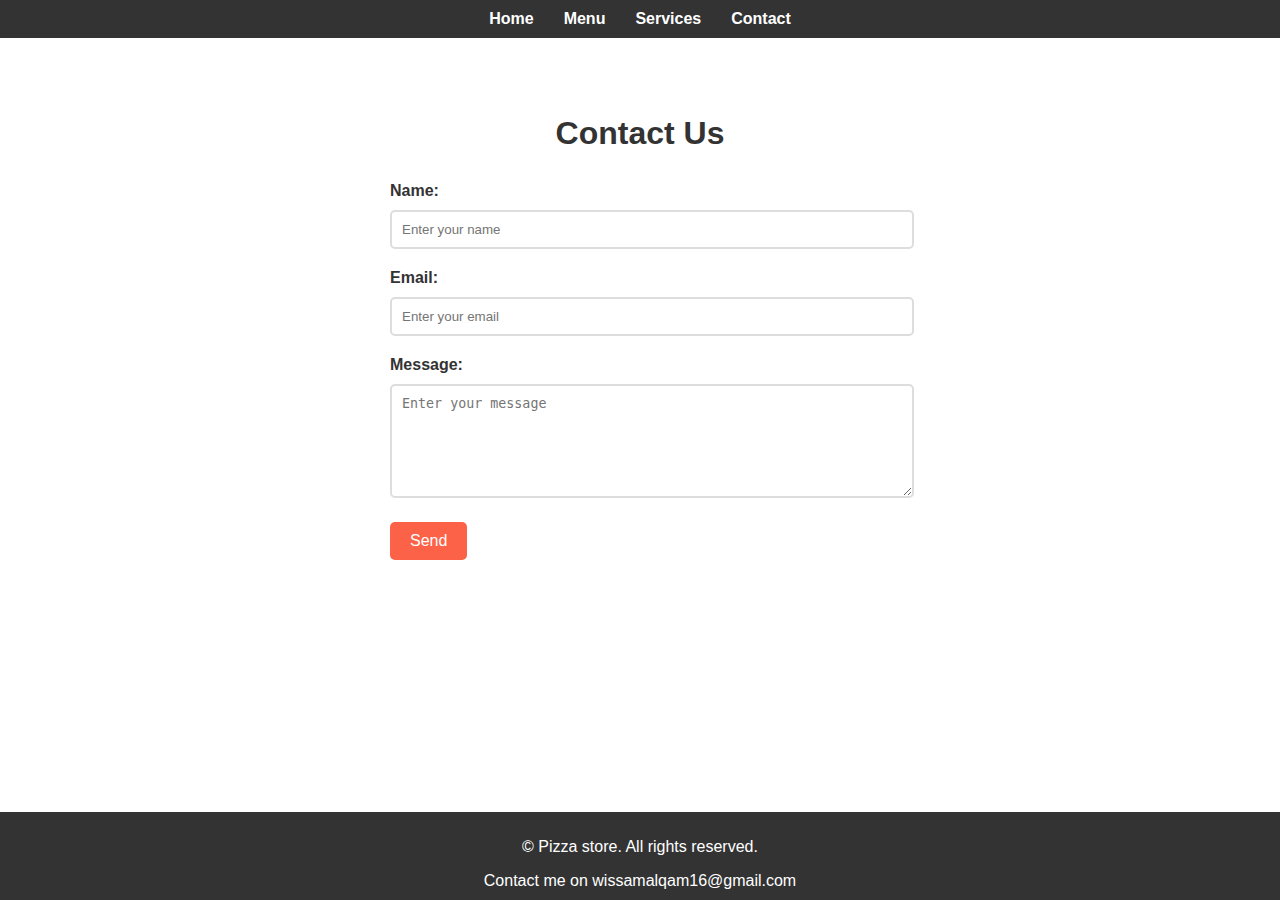
<file: Pages/Contact.html>
<!DOCTYPE html>
<html lang="en">
<head>
  <meta charset="UTF-8">
  <meta name="viewport" content="width=device-width, initial-scale=1.0">
  <title>Pizza Store - Contact Section</title>
  <link rel="stylesheet" href="../css/Styles.css">
  <link rel="stylesheet" href="../css/Contact.css">
</head>
<body>
  <!-- Header -->
  <header>
    <nav>
      <ul>
        <li><a href="Home.html">Home</a></li>
        <li><a href="Menu.html">Menu</a></li>
        <li><a href="Services.html">Services</a></li>
        <li><a href="Contact.html">Contact</a></li>
      </ul>
    </nav>
  </header>

  <main>
  <section id="contact" class="contact-section">
    <h2>Contact Us</h2>
    <form>
      <label for="name">Name:</label>
      <input type="text" id="name" name="name" placeholder="Enter your name" required>

      <label for="email">Email:</label>
      <input type="email" id="email" name="email" placeholder="Enter your email" required>

      <label for="message">Message:</label>
      <textarea id="message" name="message" rows="6" placeholder="Enter your message" required></textarea>

      <button type="submit">Send</button>
    </form>
  </section>
</main>

  <!-- Footer -->
  <footer>
    <p>&copy; Pizza store. All rights reserved.</p>
    <address>
      Contact me on <a href="mailto:wissamalqam16@gmail.com">wissamalqam16@gmail.com</a>
    </address>
  </footer>
</body>
</html>
</file>
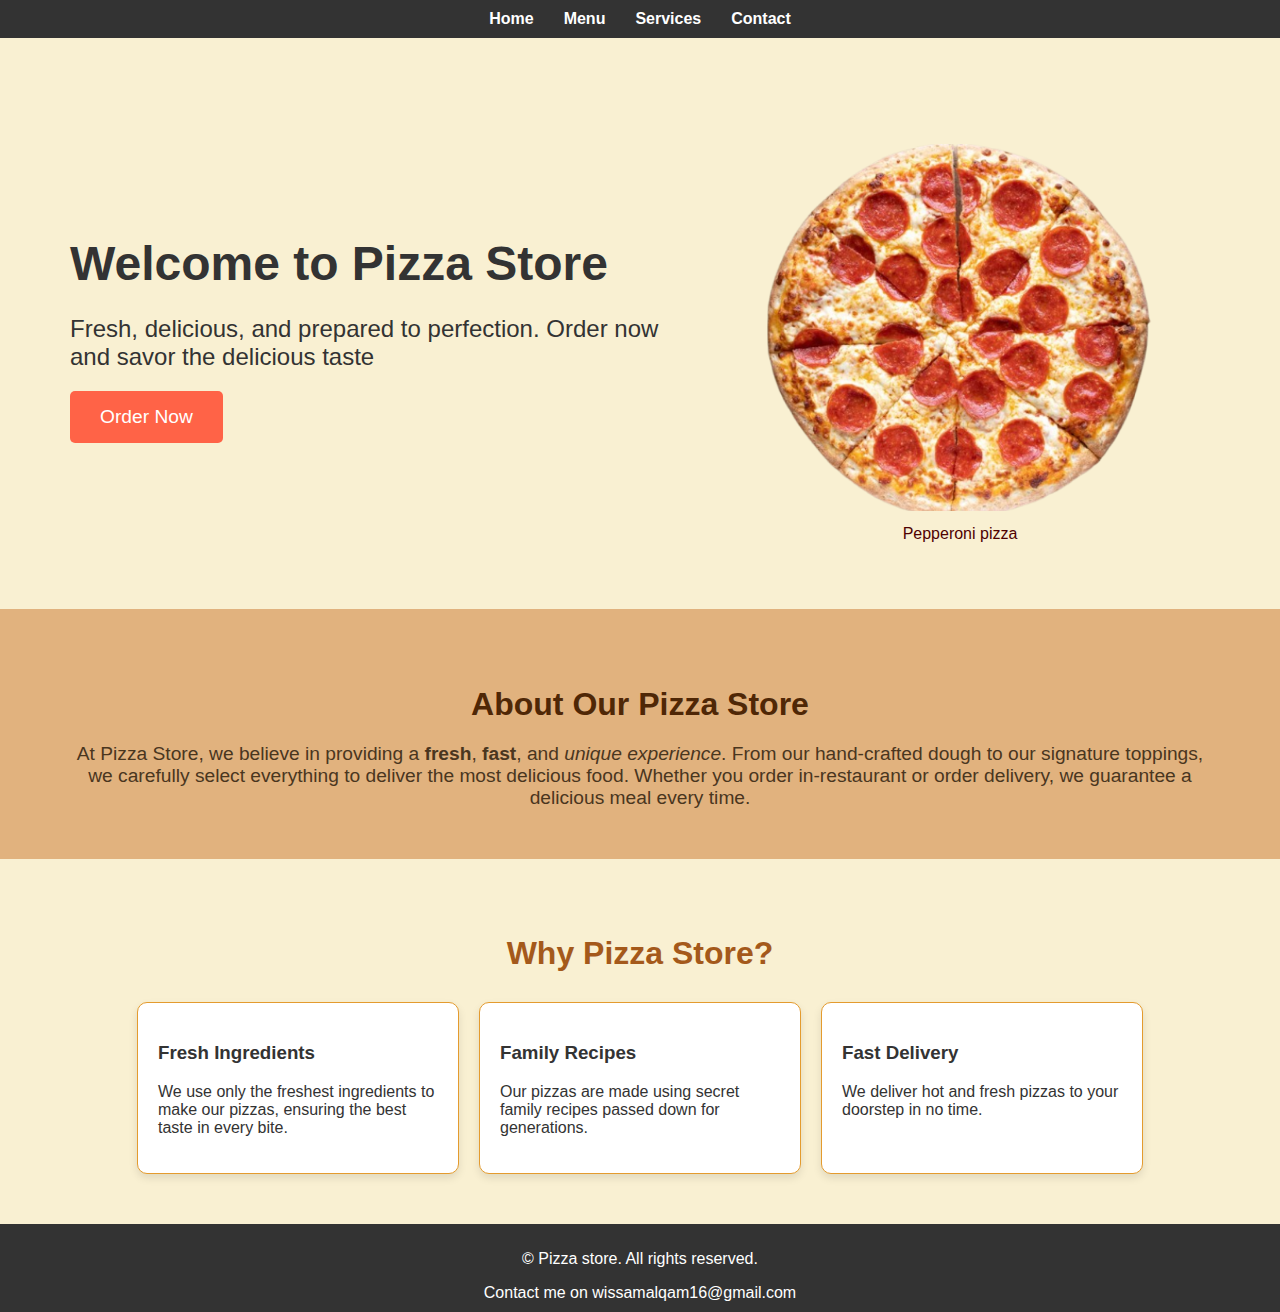
<file: pages/Home.html>
<!DOCTYPE html>
<html lang="en">

<head>
  <meta charset="UTF-8">
  <meta name="viewport" content="width=device-width, initial-scale=1.0">
  <title>Pizza Store - Home Section</title>
  <link rel="stylesheet" href="../css/Styles.css">
  <link rel="stylesheet" href="../css/Home.css">
</head>

<body>
  <!-- Header -->
  <header>
    <nav>
      <ul>
        <li><a href="Home.html">Home</a></li>
        <li><a href="Menu.html">Menu</a></li>
        <li><a href="Services.html">Services</a></li>
        <li><a href="Contact.html">Contact</a></li>
      </ul>
    </nav>
  </header>

  <main>
    <!-- Home Section -->
    <section id="home" class="home-section">
      <div class="home-content">
        <div class="home-text">
          <h1>Welcome to Pizza Store</h1>
          <p>Fresh, delicious, and prepared to perfection. Order now and savor the delicious taste</p>
          <button class="home_order-button">Order Now</button>
        </div>
        <figure class="home-image">
          <picture>
            <source srcset="../Images/Pizza_Home.jpg" media="(min-width: 900px)">
            <source srcset="../Images/Pizza_Home.jpg" media="(min-width: 600px)">
            <img src="../Images/Pizza_Home.jpg" alt="Pepperoni Pizza_Home Page">
          </picture>
          <figcaption>Pepperoni pizza</figcaption>
        </figure>
      </div>
    </section>

    <!-- About Section -->
    <section class="about-section">
      <h2>About Our Pizza Store</h2>
      <p>
        At Pizza Store, we believe in providing a <strong>fresh</strong>, <strong> fast</strong>, and <em>unique experience</em>. From our hand-crafted dough to our
        signature toppings, we carefully select everything to deliver the most delicious food. Whether you order
        in-restaurant or order delivery,
        we guarantee a delicious meal every time. </p>
    </section>

    <!-- Info Cards Section -->
    <section class="info-cards-section">
      <h2>Why Pizza Store?</h2>
      <div class="info-cards">
        <div class="card">
          <h3>Fresh Ingredients</h3>
          <p>We use only the freshest ingredients to make our pizzas, ensuring the best taste in every bite.</p>
        </div>
        <div class="card">
          <h3>Family Recipes</h3>
          <p>Our pizzas are made using secret family recipes passed down for generations.</p>
        </div>
        <div class="card">
          <h3>Fast Delivery</h3>
          <p>We deliver hot and fresh pizzas to your doorstep in no time.</p>
        </div>
      </div>
    </section>
  </main>

  <!-- Footer -->
  <footer>
    <p>&copy; Pizza store. All rights reserved.</p>
    <address>
      Contact me on <a href="mailto:wissamalqam16@gmail.com">wissamalqam16@gmail.com</a>
    </address>
  </footer>
</body>

</html>
</file>
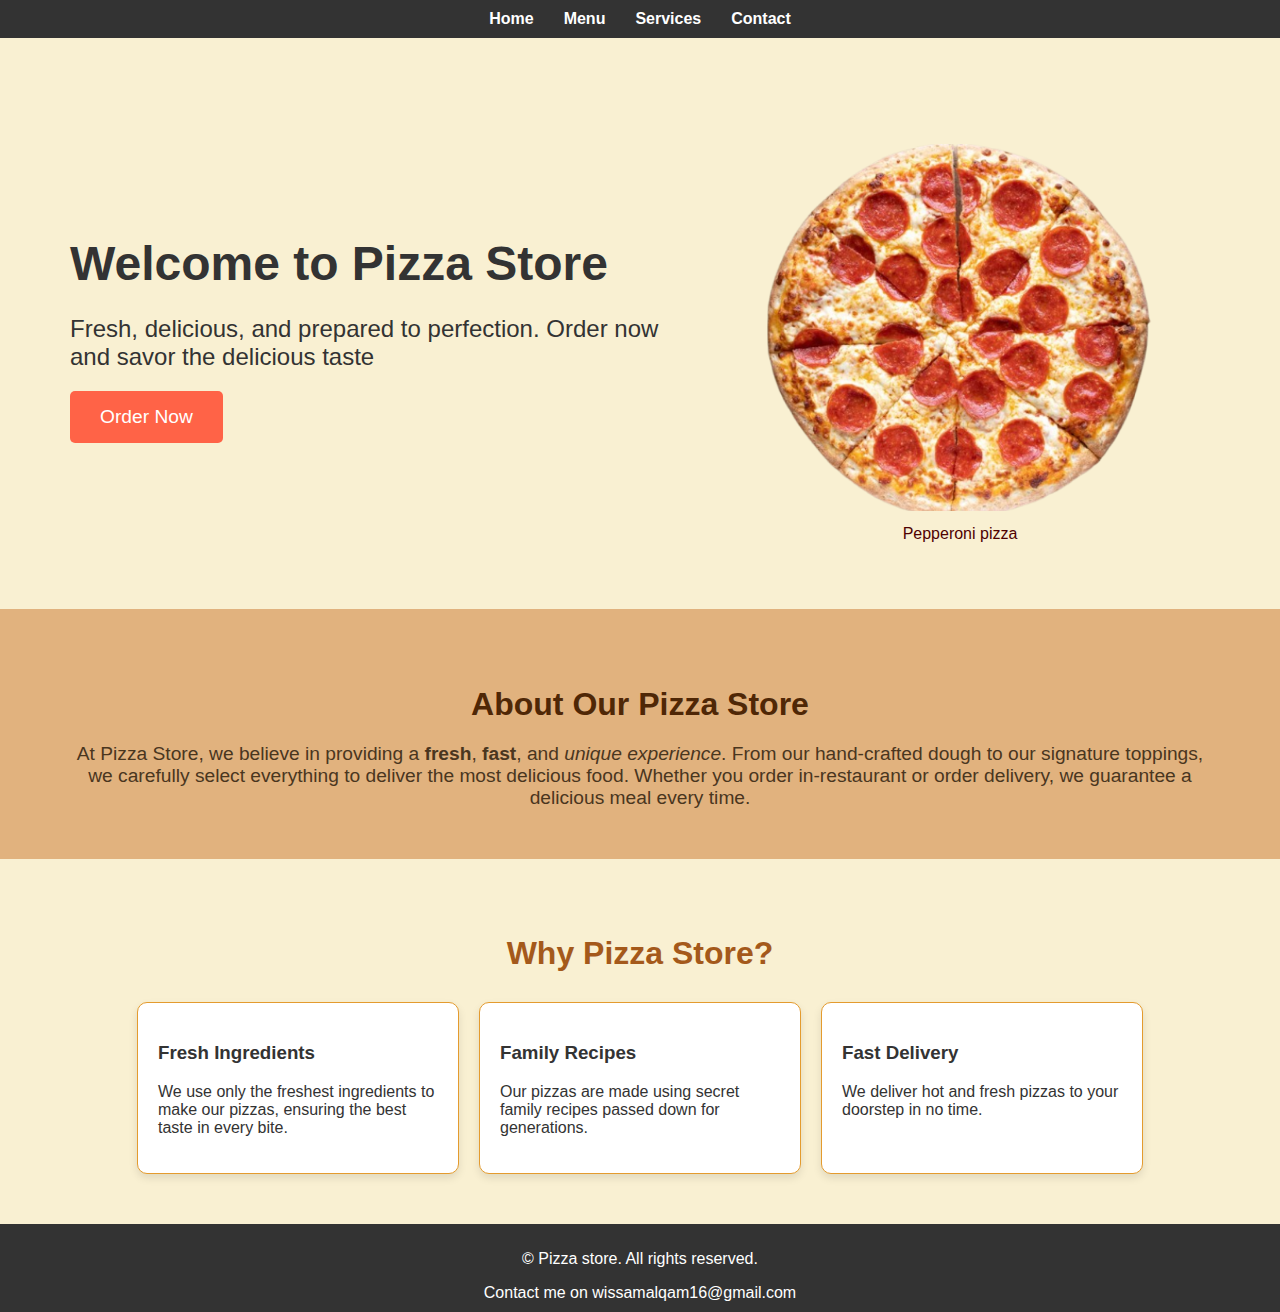
<file: Pages/Home.html>
<!DOCTYPE html>
<html lang="en">

<head>
  <meta charset="UTF-8">
  <meta name="viewport" content="width=device-width, initial-scale=1.0">
  <title>Pizza Store - Home Section</title>
  <link rel="stylesheet" href="../Css/Styles.css">
  <link rel="stylesheet" href="../Css/Home.css">
</head>

<body>
  <!-- Header -->
  <header>
    <nav>
      <ul>
        <li><a href="Home.html">Home</a></li>
        <li><a href="Menu.html">Menu</a></li>
        <li><a href="Services.html">Services</a></li>
        <li><a href="Contact.html">Contact</a></li>
      </ul>
    </nav>
  </header>

  <main>
    <!-- Home Section -->
    <section id="home" class="home-section">
      <div class="home-content">
        <div class="home-text">
          <h1>Welcome to Pizza Store</h1>
          <p>Fresh, delicious, and prepared to perfection. Order now and savor the delicious taste</p>
          <button class="home_order-button">Order Now</button>
        </div>
        <figure class="home-image">
          <picture>
            <source srcset="../Images/Pizza_Home.jpg" media="(min-width: 900px)">
            <source srcset="../Images/Pizza_Home.jpg" media="(min-width: 600px)">
            <img src="../Images/Pizza_Home.jpg" alt="Pepperoni Pizza_Home Page">
          </picture>
          <figcaption>Pepperoni pizza</figcaption>
        </figure>
      </div>
    </section>

    <!-- About Section -->
    <section class="about-section">
      <h2>About Our Pizza Store</h2>
      <p>
        At Pizza Store, we believe in providing a <strong>fresh</strong>, <strong> fast</strong>, and <em>unique experience</em>. From our hand-crafted dough to our
        signature toppings, we carefully select everything to deliver the most delicious food. Whether you order
        in-restaurant or order delivery,
        we guarantee a delicious meal every time. </p>
    </section>

    <!-- Info Cards Section -->
    <section class="info-cards-section">
      <h2>Why Pizza Store?</h2>
      <div class="info-cards">
        <div class="card">
          <h3>Fresh Ingredients</h3>
          <p>We use only the freshest ingredients to make our pizzas, ensuring the best taste in every bite.</p>
        </div>
        <div class="card">
          <h3>Family Recipes</h3>
          <p>Our pizzas are made using secret family recipes passed down for generations.</p>
        </div>
        <div class="card">
          <h3>Fast Delivery</h3>
          <p>We deliver hot and fresh pizzas to your doorstep in no time.</p>
        </div>
      </div>
    </section>
  </main>

  <!-- Footer -->
  <footer>
    <p>&copy; Pizza store. All rights reserved.</p>
    <address>
      Contact me on <a href="mailto:wissamalqam16@gmail.com">wissamalqam16@gmail.com</a>
    </address>
  </footer>
</body>


</html>
</file>
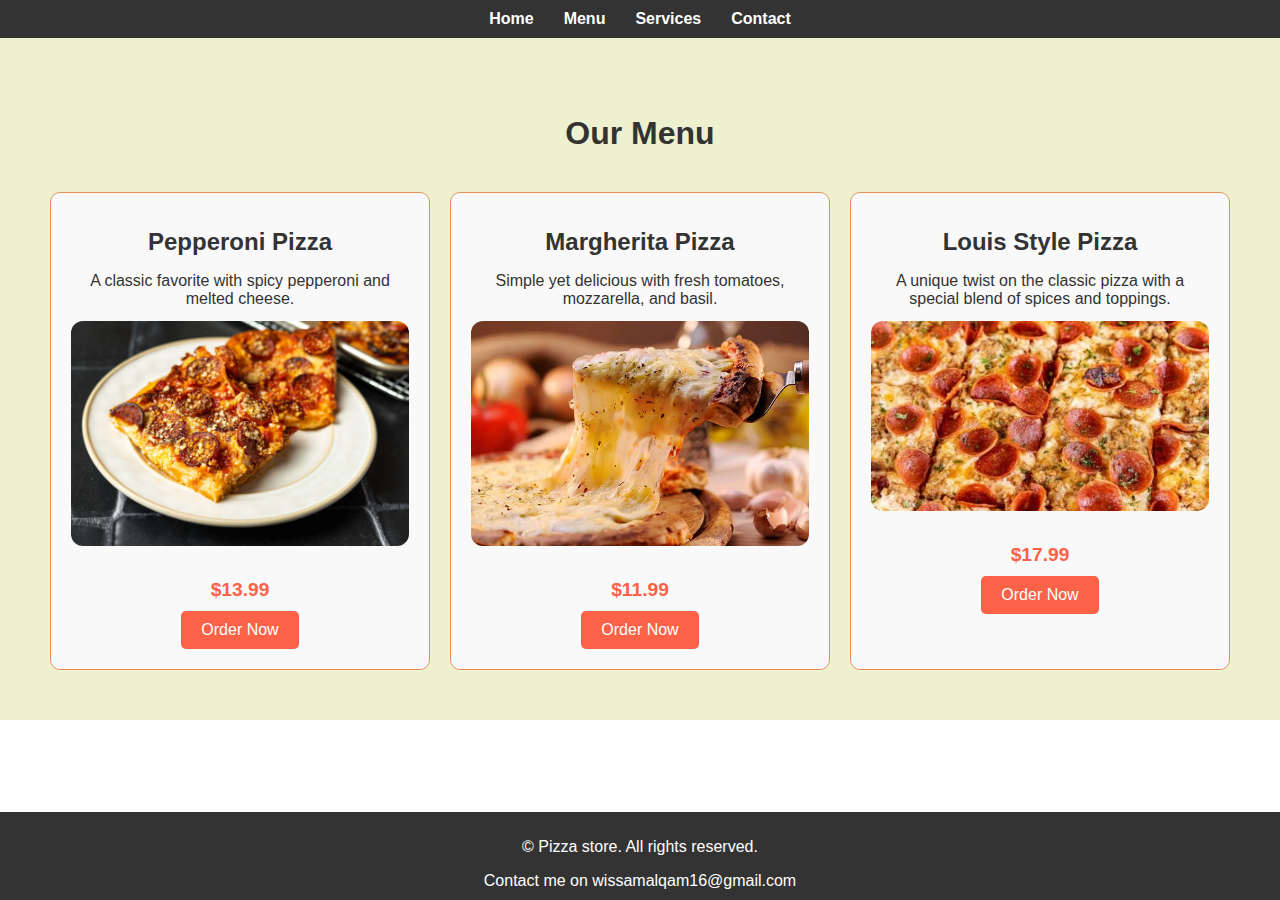
<file: pages/Menu.html>
<!DOCTYPE html>
<html lang="en">
<head>
  <meta charset="UTF-8">
  <meta name="viewport" content="width=device-width, initial-scale=1.0">
  <title>Pizza Store - Menu Section</title>
  <link rel="stylesheet" href="../css/Styles.css">
  <link rel="stylesheet" href="../css/Menu.css">
</head>
<body>
   <!-- Header -->
  <header>
    <nav>
      <ul>
        <li><a href="Home.html">Home</a></li>
        <li><a href="Menu.html">Menu</a></li>
        <li><a href="Services.html">Services</a></li>
        <li><a href="Contact.html">Contact</a></li>
      </ul>
    </nav>
  </header>

  <main>
    <section id="menu" class="menu-section">
      <h2>Our Menu</h2>
      <div class="menu-items">

        <!-- Pepperoni Pizza -->
        <article class="menu-item">
          <h3>Pepperoni Pizza</h3>
          <p>A classic favorite with spicy pepperoni and melted cheese.</p>
          <img src="../Images/Pepperoni Pizza.jpg" alt="Pepperoni Pizza">
          <p class="price">$13.99</p>
          <button class="order-button">Order Now</button>
        </article>

        <!-- Margherita Pizza -->
        <article class="menu-item">
          <h3>Margherita Pizza</h3>
          <p>Simple yet delicious with fresh tomatoes, mozzarella, and basil.</p>
          <img src="../Images/Margherita Pizza.jpg" alt="Margherita pizza">
          <p class="price">$11.99</p>
          <button class="order-button">Order Now</button>
        </article>

        <!-- Louis Style Pizza -->
        <article class="menu-item">
          <h3>Louis Style Pizza</h3>
          <p>A unique twist on the classic pizza with a special blend of spices and toppings.</p>
          <img src="../Images/Louis Style Pizza.jpg" alt="Louis Style Pizza">
          <p class="price">$17.99</p>
          <button class="order-button">Order Now</button>
        </article>
      </div>
    </section>
  </main>

 <!-- Footer -->
  <footer>
    <p>&copy; Pizza store. All rights reserved.</p>
    <address>
      Contact me on <a href="mailto:wissamalqam16@gmail.com">wissamalqam16@gmail.com</a>
    </address>
  </footer>
</body>
</html>
</file>
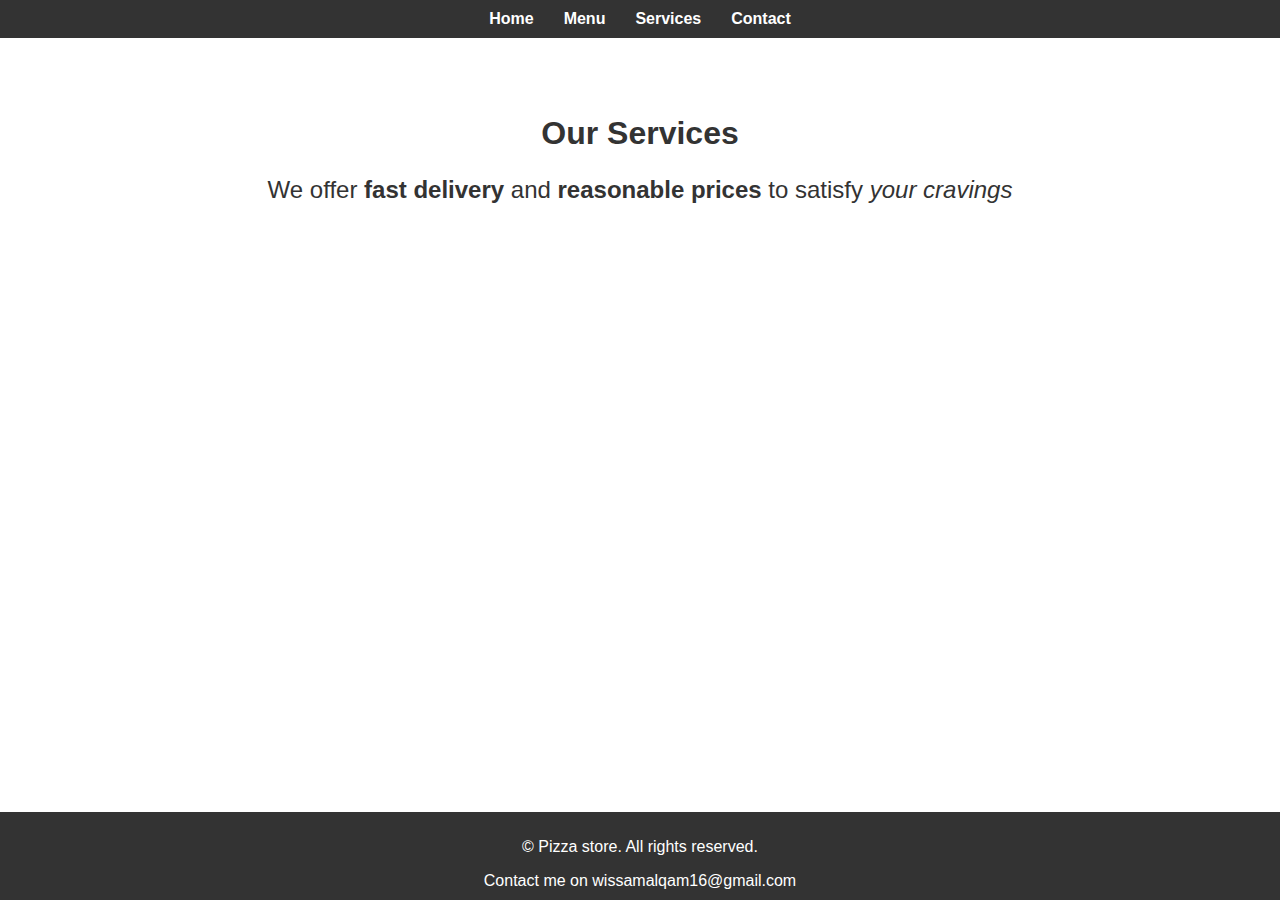
<file: Pages/Services.html>
<!DOCTYPE html>
<html lang="en">
<head>
  <meta charset="UTF-8">
  <meta name="viewport" content="width=device-width, initial-scale=1.0">
  <title>Pizza Store - Services Section </title>
  <link rel="stylesheet" href="../css/Styles.css">
  <link rel="stylesheet" href="../css/Services.css">
</head>
<body>
  <!-- Header -->
  <header>
    <nav>
      <ul>
        <li><a href="Home.html">Home</a></li>
        <li><a href="Menu.html">Menu</a></li>
        <li><a href="Services.html">Services</a></li>
        <li><a href="Contact.html">Contact</a></li>
      </ul>
    </nav>
  </header>

  <main>
  <section id="services" class="services-section">
    <h2>Our Services</h2>
    <div class="services-content">
      <p>We offer <strong>fast delivery</strong> and <strong>reasonable prices</strong> to satisfy
      <em> your cravings</em> </p>
    </div>
  </section>
</main>

  <!-- Footer -->
  <footer>
    <p>&copy; Pizza store. All rights reserved.</p>
    <address>
      Contact me on <a href="mailto:wissamalqam16@gmail.com">wissamalqam16@gmail.com</a>
    </address>
  </footer>
</body>
</html>
</file>
<file: css/Styles.css>
body {
  font-family: 'Arial', sans-serif;
  margin: 0;
  padding: 0;
  color: #333;
  background-color: #f4f4f4;
  display: flex;
  flex-direction: column;
  min-height: 100vh; 
}

body {
  background-color: #fff; /* I used this for the body background is white */
}

header {
  background-color: #333;
  color: #fff;
  padding: 10px 0;
  text-align: center;
}

header nav ul {
  list-style: none;
  padding: 0;
  margin: 0;
  display: flex;
  justify-content: center;
}

header nav ul li {
  margin: 0 15px;
}

header nav ul li a {
  color: #fff;
  text-decoration: none;
  font-weight: bold;
}

header nav ul li a:hover {
  text-decoration: underline;
}

footer {
  background-color: #333;
  color: #fff;
  text-align: center;
  padding: 10px 0;
  margin-top: auto; /* To keep the footer at the bottom fixed*/
}

footer address {
  font-style: normal;
}

footer a {
  color: #fff;
  text-decoration: none;
}

footer a:hover {
  text-decoration: underline;
}
</file>
<file: css/Contact.css>
.contact-section {
  margin: 0;
  padding: 50px;
  background-color: #fff;
}


.contact-section h2 {
  text-align: center;
  font-size: 2rem;
  margin-bottom: 30px;
}

.contact-section form {
  max-width: 500px;
  margin: 0 auto;
}

.contact-section label {
  display: block;
  margin-bottom: 10px;
  font-weight: bold;
}

.contact-section input,
.contact-section textarea {
  width: 100%;
  padding: 10px;
  margin-bottom: 20px;
  border: 2px solid #ddd;
  border-radius: 5px;
}

.contact-section button {
  background-color: #fb6247;
  color: #fff;
  border: none;
  padding: 10px 20px;
  font-size: 1rem;
  cursor: pointer;
  border-radius: 5px;
  transition: background-color 0.4s ease;
}

.contact-section button:hover {
  background-color: #ff4400;
}
</file>
<file: css/Home.css>
.home-section {
  padding: 50px;
  text-align: left;
  background-color: #f9f0d2;
}

.home-content {
  display: flex;
  flex-direction: column;
  align-items: center;
  gap: 20px;
}

.home-text {
  max-width: 600px;
  padding-left: 20px;
}

.home-text h1 {
  font-size: 3rem;
  margin-bottom: 20px;
}

.home-text p {
  font-size: 1.5rem;
  margin-bottom: 20px;
}

.home_order-button {
  background-color: #ff6347;
  color: #fff;
  border: none;
  padding: 10px 20px;
  font-size: 1rem;
  cursor: pointer;
  border-radius: 5px;
  transition: background-color 0.4s ease;
}

.home_order-button:hover {
  background-color: #ff4400;
}

.home-image {
  padding-top: 40px;
  text-align: center;
}

.home-image img {
  max-width: 100%;
  height: auto;
  border-radius: 10px;
}

.home-image figcaption {
  font-style: bold;
  text-align: center;
  color: #4f0101;
  font-size: 1rem;
  margin-top: 10px;
}


/* Info Cards Section */
.info-cards-section {
  padding: 50px 20px;
  text-align: center;
  background-color: #f9f0d2;
}

.info-cards-section h2 {
  font-size: 2rem;
  margin-bottom: 30px;
  color: #a4591b;
}

.info-cards {
  display: flex;
  flex-wrap: wrap;
  justify-content: center;
  gap: 20px;
  max-width: 1200px;
  margin: 0 auto;
}

.card {
  background-color: #fff;
  border: 1px solid #e49b2e;
  border-radius: 10px;
  padding: 20px;
  box-shadow: 0 4px 8px rgba(0, 0, 0, 0.1);
  text-align: left;
}

.card {
  width: 100%;
}

@media screen and (min-width: 600px) {
  .card {
    width: calc(33.33% - 20px);
  }
}

@media screen and (min-width: 900px) {
  .card {
    width: calc(25% - 20px); 
  }
}



/* About Paragraph Section */
.about-section {
  padding: 50px 20px;
  text-align: center;
  background-color: #e1b27e;
}

.about-section h2 {
  font-size: 2rem;
  margin-bottom: 20px;
  color: #4f2706;
}

.about-section p {
  font-size: 1.2rem;
  max-width: 1150px;
  margin: 0 auto;
  color: #4a361e;
}

/* Media Queries after checking the guide link you provided me */
@media screen and (min-width: 600px) {
  .home-content {
    flex-direction: row;
    justify-content: space-between;
    align-items: center;
  }

  .home-text {
    text-align: left;
  }

  .home-image {
    max-width: 50%;
  }
}

@media screen and (min-width: 900px) {
  .home-text h1 {
    font-size: 3rem;
  }

  .home-text p {
    font-size: 1.5rem;
  }

  .home_order-button {
    padding: 15px 30px;
    font-size: 1.2rem;
  }
}

/* Print Styles */
@media print {
  .home-section {
    padding: 0;
  }

  .home-text h1 {
    font-size: 2rem;
  }

  .home-text p {
    font-size: 1rem;
  }

  .home_order-button {
    display: none;
  }
}
</file>
<file: Css/Styles.css>
body {
  font-family: 'Arial', sans-serif;
  margin: 0;
  padding: 0;
  color: #333;
  background-color: #f4f4f4;
  display: flex;
  flex-direction: column;
  min-height: 100vh; 
}

body {
  background-color: #fff; /* I used this for the body background is white */
}

header {
  background-color: #333;
  color: #fff;
  padding: 10px 0;
  text-align: center;
}

header nav ul {
  list-style: none;
  padding: 0;
  margin: 0;
  display: flex;
  justify-content: center;
}

header nav ul li {
  margin: 0 15px;
}

header nav ul li a {
  color: #fff;
  text-decoration: none;
  font-weight: bold;
}

header nav ul li a:hover {
  text-decoration: underline;
}

footer {
  background-color: #333;
  color: #fff;
  text-align: center;
  padding: 10px 0;
  margin-top: auto; /* To keep the footer at the bottom fixed*/
}

footer address {
  font-style: normal;
}

footer a {
  color: #fff;
  text-decoration: none;
}

footer a:hover {
  text-decoration: underline;
}
</file>
<file: Css/Home.css>
.home-section {
  padding: 50px;
  text-align: left;
  background-color: #f9f0d2;
}

.home-content {
  display: flex;
  flex-direction: column;
  align-items: center;
  gap: 20px;
}

.home-text {
  max-width: 600px;
  padding-left: 20px;
}

.home-text h1 {
  font-size: 3rem;
  margin-bottom: 20px;
}

.home-text p {
  font-size: 1.5rem;
  margin-bottom: 20px;
}

.home_order-button {
  background-color: #ff6347;
  color: #fff;
  border: none;
  padding: 10px 20px;
  font-size: 1rem;
  cursor: pointer;
  border-radius: 5px;
  transition: background-color 0.4s ease;
}

.home_order-button:hover {
  background-color: #ff4400;
}

.home-image {
  padding-top: 40px;
  text-align: center;
}

.home-image img {
  max-width: 100%;
  height: auto;
  border-radius: 10px;
}

.home-image figcaption {
  font-style: bold;
  text-align: center;
  color: #4f0101;
  font-size: 1rem;
  margin-top: 10px;
}


/* Info Cards Section */
.info-cards-section {
  padding: 50px 20px;
  text-align: center;
  background-color: #f9f0d2;
}

.info-cards-section h2 {
  font-size: 2rem;
  margin-bottom: 30px;
  color: #a4591b;
}

.info-cards {
  display: flex;
  flex-wrap: wrap;
  justify-content: center;
  gap: 20px;
  max-width: 1200px;
  margin: 0 auto;
}

.card {
  background-color: #fff;
  border: 1px solid #e49b2e;
  border-radius: 10px;
  padding: 20px;
  box-shadow: 0 4px 8px rgba(0, 0, 0, 0.1);
  text-align: left;
}

.card {
  width: 100%;
}

@media screen and (min-width: 600px) {
  .card {
    width: calc(33.33% - 20px);
  }
}

@media screen and (min-width: 900px) {
  .card {
    width: calc(25% - 20px); 
  }
}



/* About Paragraph Section */
.about-section {
  padding: 50px 20px;
  text-align: center;
  background-color: #e1b27e;
}

.about-section h2 {
  font-size: 2rem;
  margin-bottom: 20px;
  color: #4f2706;
}

.about-section p {
  font-size: 1.2rem;
  max-width: 1150px;
  margin: 0 auto;
  color: #4a361e;
}

/* Media Queries after checking the guide link you provided me */
@media screen and (min-width: 600px) {
  .home-content {
    flex-direction: row;
    justify-content: space-between;
    align-items: center;
  }

  .home-text {
    text-align: left;
  }

  .home-image {
    max-width: 50%;
  }
}

@media screen and (min-width: 900px) {
  .home-text h1 {
    font-size: 3rem;
  }

  .home-text p {
    font-size: 1.5rem;
  }

  .home_order-button {
    padding: 15px 30px;
    font-size: 1.2rem;
  }
}

/* Print Styles */
@media print {
  .home-section {
    padding: 0;
  }

  .home-text h1 {
    font-size: 2rem;
  }

  .home-text p {
    font-size: 1rem;
  }

  .home_order-button {
    display: none;
  }
}
</file>
<file: css/Menu.css>
.menu-section {
  padding: 50px;
  background-color: #edf1cf;
}

.menu-section h2 {
  text-align: center;
  font-size: 2rem;
  margin-bottom: 40px;
}

.menu-items {
  display: grid;
  grid-template-columns: repeat(auto-fit, minmax(300px, 1fr));
  /*I used this because it automatically adapts to the screen size without having to write media queries.*/
  gap: 20px;
}

.menu-item {
  background-color: #f9f9f9;
  border: 1px solid #e88f5c;
  border-radius: 10px;
  padding: 20px;
  text-align: center;
}

.menu-item h3 {
  font-size: 1.5rem;
  margin: 15px;
}

.menu-item p {
  font-size: 1rem;
  margin-bottom: 13px;
}

.menu-item img {
  max-width: 100%;
  height: auto;
  border-radius: 12px;
  margin-bottom: 10px;
}

.menu-item .price {
  font-size: 1.2rem;
  font-weight: bold;
  color: #fb6247;
  margin-bottom: 10px;
}

.menu-item .order-button {
  background-color: #fb6247;
  color: #fff;
  border: none;
  padding: 10px 20px;
  font-size: 1rem;
  cursor: pointer;
  border-radius: 5px;
  transition: background-color 0.4s ease;
}

.menu-item .order-button:hover {
  background-color: #ff4400;
}
</file>
<file: css/Services.css>
.services-section {
  padding: 50px;
  background-color: #fff;
  text-align: center;
}

.services-section h2 {
  font-size: 2rem;
  margin-bottom: 20px;
}

.services-content p {
  font-size: 1.5rem;
}
</file>
